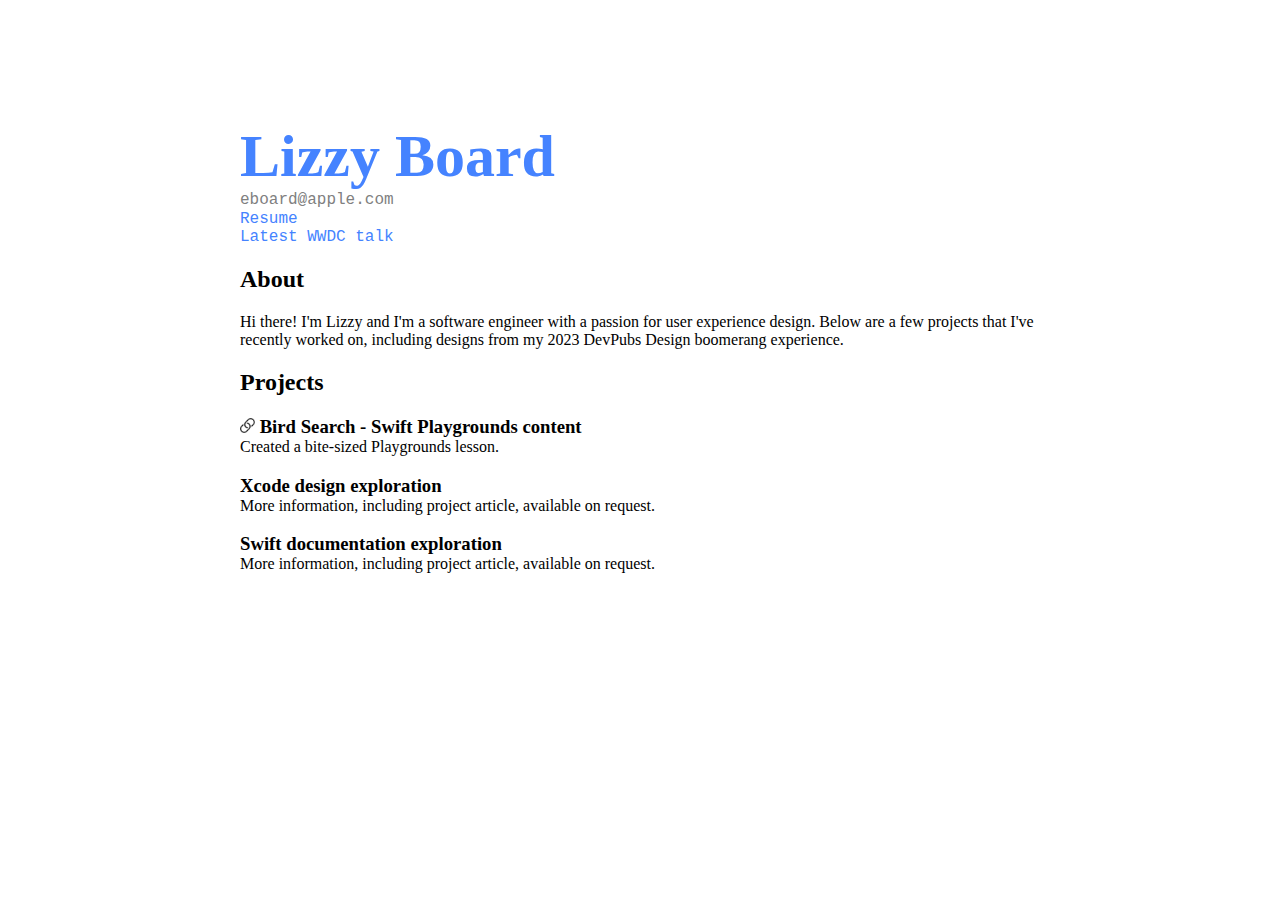
<file: index.html>
<!DOCTYPE html>
<html>
    <head>
        <title>Lizzy Board</title>
        <link rel="stylesheet" href="style.css">
        <link rel="shortcut icon" type="image/png" href="favicon.png">
    </head>
    <body>
        <div><a href="index.html"><p class="back"><br></p></a></div>

        <h1>Lizzy Board</h1>
        <p class="contact">eboard@apple.com</p>
        <a href="resume.pdf" class="contact">Resume</a> <p/ class="contact">
        <a href="https://developer.apple.com/videos/play/wwdc2023/10176/" class="contact">Latest WWDC talk</a>
        
        <h2>About</h2>
        <p>Hi there! I'm Lizzy and I'm a software engineer with a passion for user experience design. Below are a few projects that I've recently worked on, including designs from my 2023 DevPubs Design boomerang experience.</p>
        
        <h2>Projects</h2>
        
        <a href="birds.html">
            <h3 class="no-margin-bottom">
                <img src="link.png" class="inlineImage">
                    Bird Search - Swift Playgrounds content
            </h3>
            <p class="no-margin">Created a bite-sized Playgrounds lesson.</p>
        </a>

        <h3 class="no-margin-bottom">Xcode design exploration</h3>
        <p class="no-margin">More information, including project article, available on request.</p>

        <h3 class="no-margin-bottom">Swift documentation exploration</h3>
        <p class="no-margin">More information, including project article, available on request.</p>

    </body>
</html>
</file>
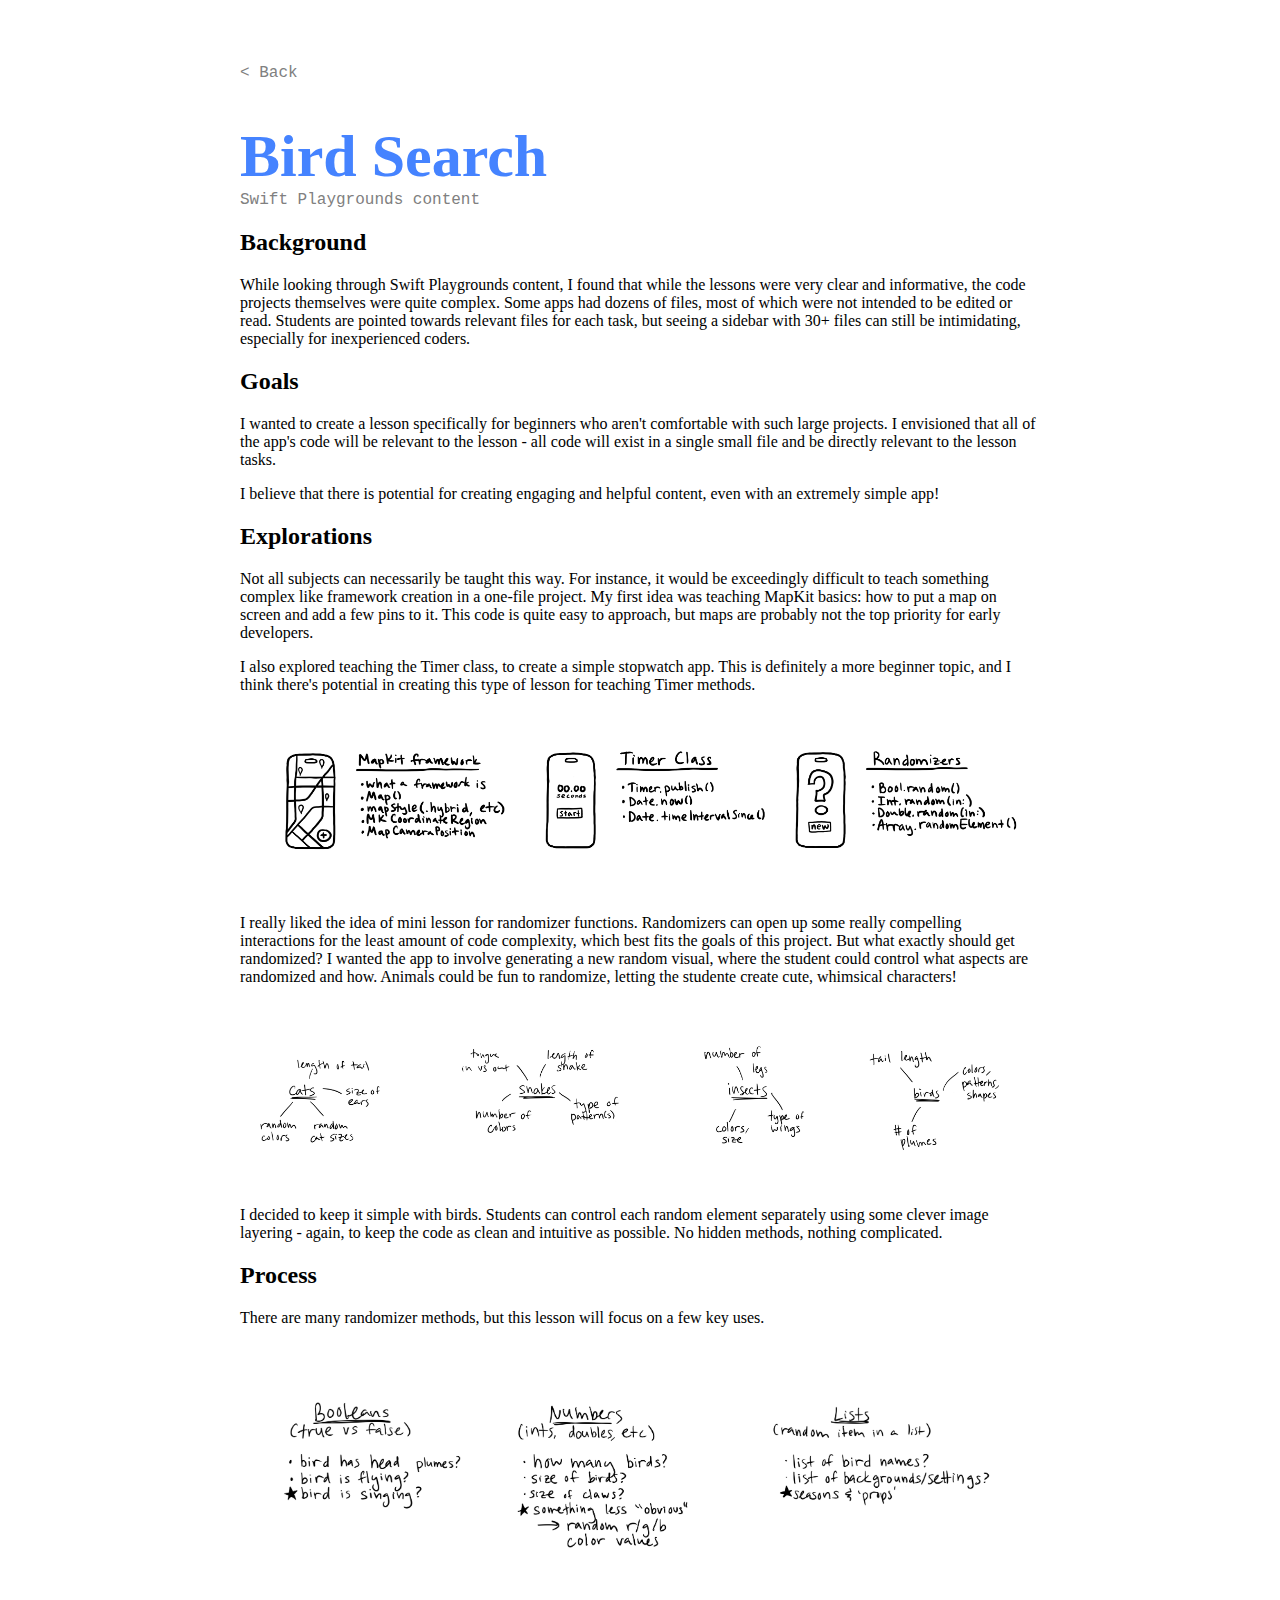
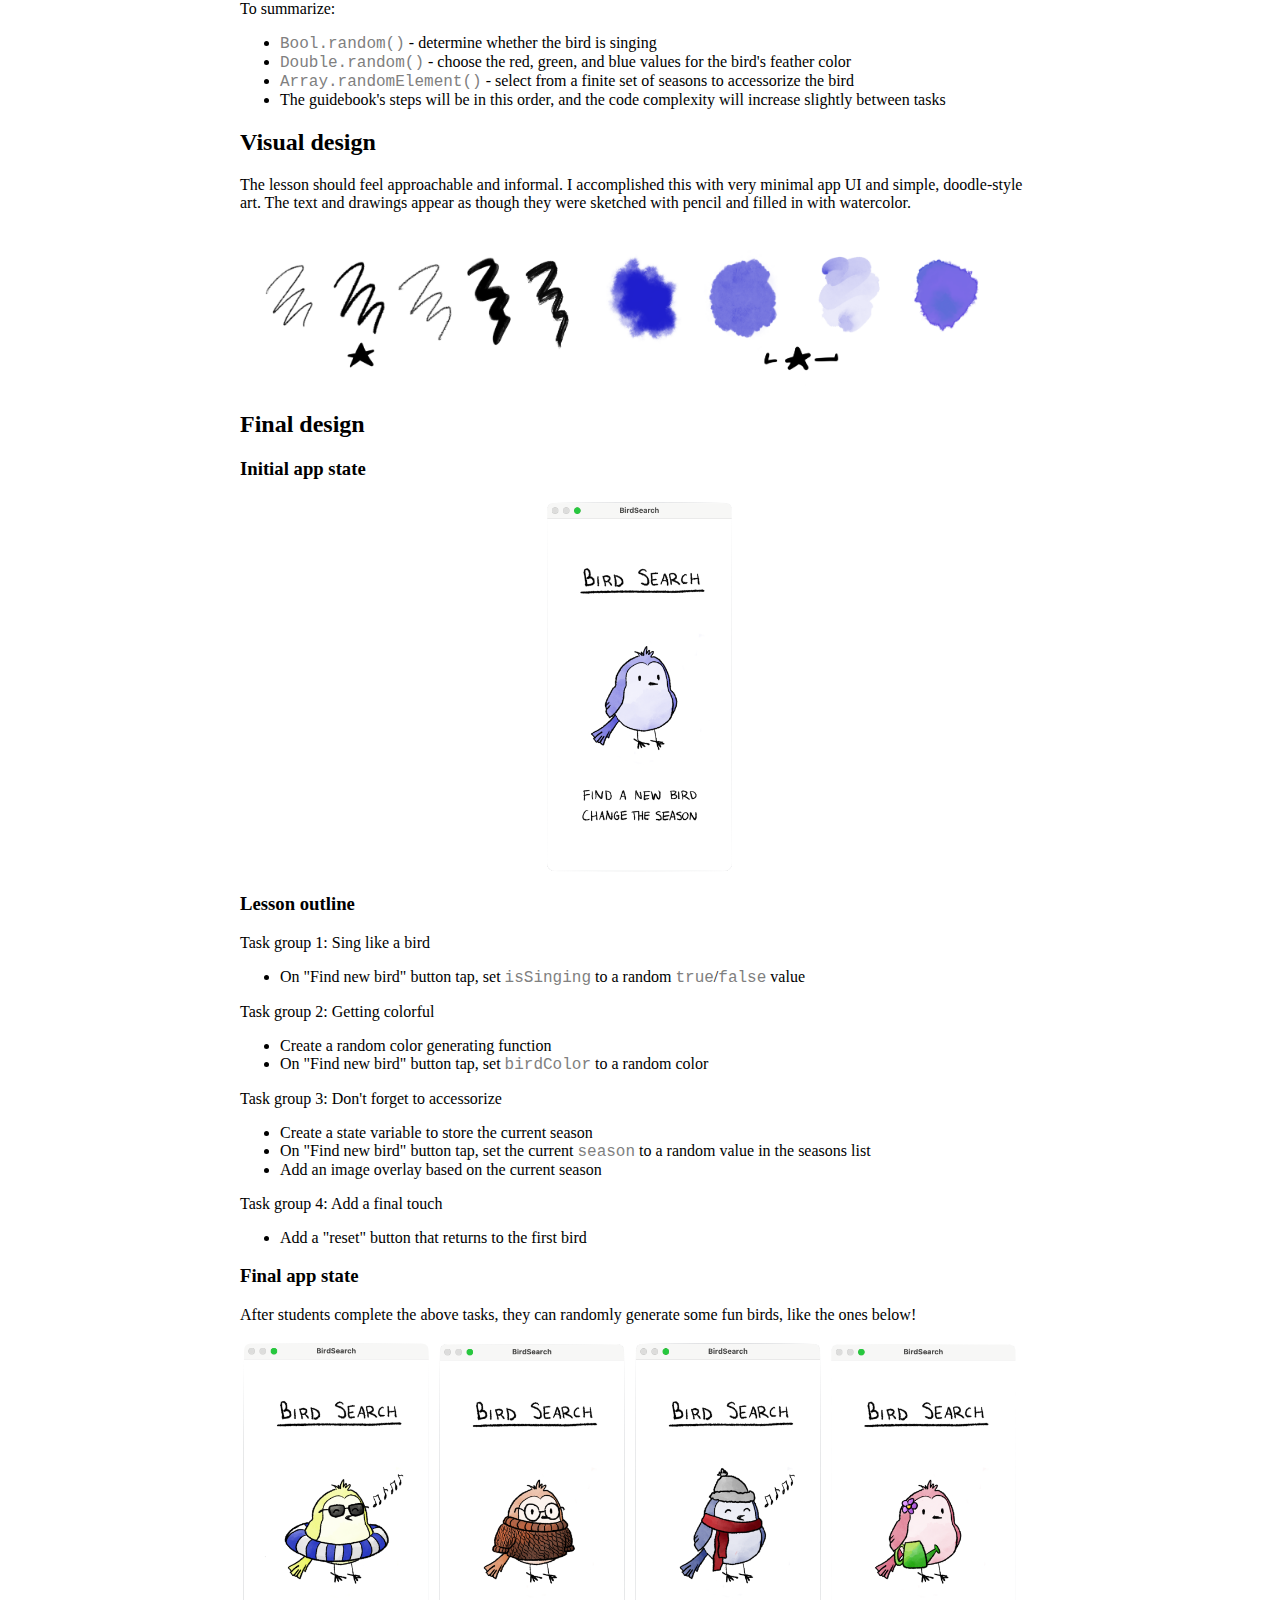
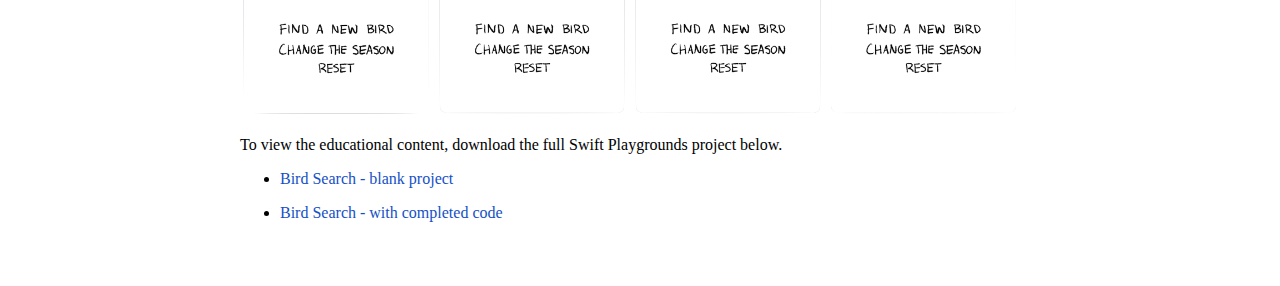
<file: birds.html>
<!DOCTYPE html>
<html>
    <head>
        <title>Bird Search</title>
        <link rel="stylesheet" href="style.css">
            <link rel="shortcut icon" type="image/png" href="favicon.png">
        <style>
            img {
              width: 100%;
              margin: auto;
            }
            
            img.centered {
                display: block;
                margin-left: auto;
                margin-right: auto;
            }

            img.screenshot {
              width: 24%;
            }
            
            .subtitle {
                font-style: italic;
                font-weight: normal;
                margin-top: 0px;
                color: grey;
            }
            
        </style>
    </head>
    <body>
        <div><a href="index.html"><p class="back">< Back</p></a></div>
        <h1>Bird Search</h1>
        <p class="contact">Swift Playgrounds content</p>
        
        <h2>Background</h2>

        <p>While looking through Swift Playgrounds content, I found that while the lessons were very clear and informative, the code projects themselves were quite complex. Some apps had dozens of files, most of which were not intended to be edited or read. Students are pointed towards relevant files for each task, but seeing a sidebar with 30+ files can still be intimidating, especially for inexperienced coders.</p>

        <h2>Goals</h2>

        <p>I wanted to create a lesson specifically for beginners who aren't comfortable with such large projects. I envisioned that all of the app's code will be relevant to the lesson - all code will exist in a single small file and be directly relevant to the lesson tasks.</p>

        <p>I believe that there is potential for creating engaging and helpful content, even with an extremely simple app!</p>

        <h2>Explorations</h2>

        <p>Not all subjects can necessarily be taught this way. For instance, it would be exceedingly difficult to teach something complex like framework creation in a one-file project. My first idea was teaching MapKit basics: how to put a map on screen and add a few pins to it. This code is quite easy to approach, but maps are probably not the top priority for early developers.</p>
       
        <p>I also explored teaching the Timer class, to create a simple stopwatch app. This is definitely a more beginner topic, and I think there's potential in creating this type of lesson for teaching Timer methods.</p>

        <img src="frameworks.png" alt="brainstorming animals" class-"centered">

        <p>I really liked the idea of mini lesson for randomizer functions. Randomizers can open up some really compelling interactions for the least amount of code complexity, which best fits the goals of this project. But what exactly should get randomized? I wanted the app to involve generating a new random visual, where the student could control what aspects are randomized and how. Animals could be fun to randomize, letting the studente create cute, whimsical characters!</p>

        <img src="animals.jpg" alt="brainstorming animals" class-"centered">

        <p>I decided to keep it simple with birds. Students can control each random element separately using some clever image layering - again, to keep the code as clean and intuitive as possible. No hidden methods, nothing complicated.</p>

        <h2>Process</h2>

        <p>There are many randomizer methods, but this lesson will focus on a few key uses.</p>
        
        <img src="types.jpg" alt="brainstorming how to use the different types of randomizers" class-"centered">

        <p>To summarize:</p>
        <ul>
            <li><span class="code">Bool.random()</span> - determine whether the bird is singing</li>
            <li><span class="code">Double.random()</span> - choose the red, green, and blue values for the bird's feather color</li>
            <li><span class="code">Array.randomElement()</span> - select from a finite set of seasons to accessorize the bird</li>
            <li>The guidebook's steps will be in this order, and the code complexity will increase slightly between tasks</li>
        </ul>

        <h2>Visual design</h2>

        <p>The lesson should feel approachable and informal. I accomplished this with very minimal app UI and simple, doodle-style art. The text and drawings appear as though they were sketched with pencil and filled in with watercolor.</p>
        <img src="visual.png" alt="ink swatches" class="centered">

        <h2>Final design</h2>

        <h3>Initial app state</h3>
        <img src="base.png" alt="initial app view" class="centered screenshot">

        <h3>Lesson outline</h3>
        <p>Task group 1: Sing like a bird<p>
        <ul>
            <li>On "Find new bird" button tap, set <span class="code">isSinging</span> to a random <span class="code">true</span>/<span class="code">false</span> value</li>
        </ul>
        <p>Task group 2: Getting colorful</p>
        <ul>
            <li>Create a random color generating function</li>
            <li>On "Find new bird" button tap, set <span class="code">birdColor</span> to a random color</li>
        </ul>
        <p>Task group 3: Don't forget to accessorize</p>
        <ul>
            <li>Create a state variable to store the current season</li>
            <li>On "Find new bird" button tap, set the current <span class="code">season</span> to a random value in the seasons list</li>
            <li>Add an image overlay based on the current season</li>
        </ul>
        <p>Task group 4: Add a final touch</p>
        <ul>
            <li>Add a "reset" button that returns to the first bird</li>
        </ul>

        <h3>Final app state</h3>
        <p>After students complete the above tasks, they can randomly generate some fun birds, like the ones below!</p>
        <img src="summer.png" alt="summer bird" class="screenshot">
        <img src="autumn.png" alt="autumn bird" class="screenshot">
        <img src="winter.png" alt="winter bird" class="screenshot">
        <img src="spring.png" alt="spring bird" class="screenshot">

        <p>To view the educational content, download the full Swift Playgrounds project below.</p>
        <ul>
            <li><a href="Bird_Search_BLANK.zip" class="downloadlink" download>
                <p class="blue">Bird Search - blank project</p>
            </a></li>
            <li><a href="Bird_Search_SOLVED.zip" download>
                <p class="blue">Bird Search - with completed code</p>
            </a></li>
        </ul>
    </body>
</html>
</file>
<file: style.css>
body {
    padding: 40px;
    max-width: 800px;
    margin-left: auto;
    margin-right: auto;
}
* {
    font-family: "Gill Sans";
}

.info {
    padding: 20px 0 100px 0;
}

h1 {
    font-size: 60px;
    color: #4583FF;
    font-weight: 1000p;
    margin-bottom: 0px;
}

p.contact, a.contact {
    margin: 0px;
    font-family: "courier";
    color: grey;
}

.portfolioItem {
    border: 5px double #0a3611;
    background-color: #fafafa;
    padding: 30px;
    margin: 30px 50px 20px 50px;
    cursor: pointer;
    border-radius: 30px;
}

.link {
    position: absolute;
    width: 100%;
    height: 100%;
    top: 0;
    left: 0;
    z-index: 1;
}

a:link, a:visited, a:active {
    text-decoration: none;
    color: black;
}

a:link.contact, a:visited.contact, a:active.contact {
    color: #4583FF;
}

a:hover {
    text-decoration: none;
    color: #1e4ba6;
}

.code {
    font-family: "courier";
    color: grey;
}

.blue {
    color: #144fc7;
}

.no-margin-bottom {
    margin-bottom: 0px;
}

.no-margin {
    margin: 0px;
}

.back {
    color: grey;
    font-family: "courier";
}

.inlineImage {
    width: 0.8em;
    height: 0.8em;
    display: inline;
}
</file>
